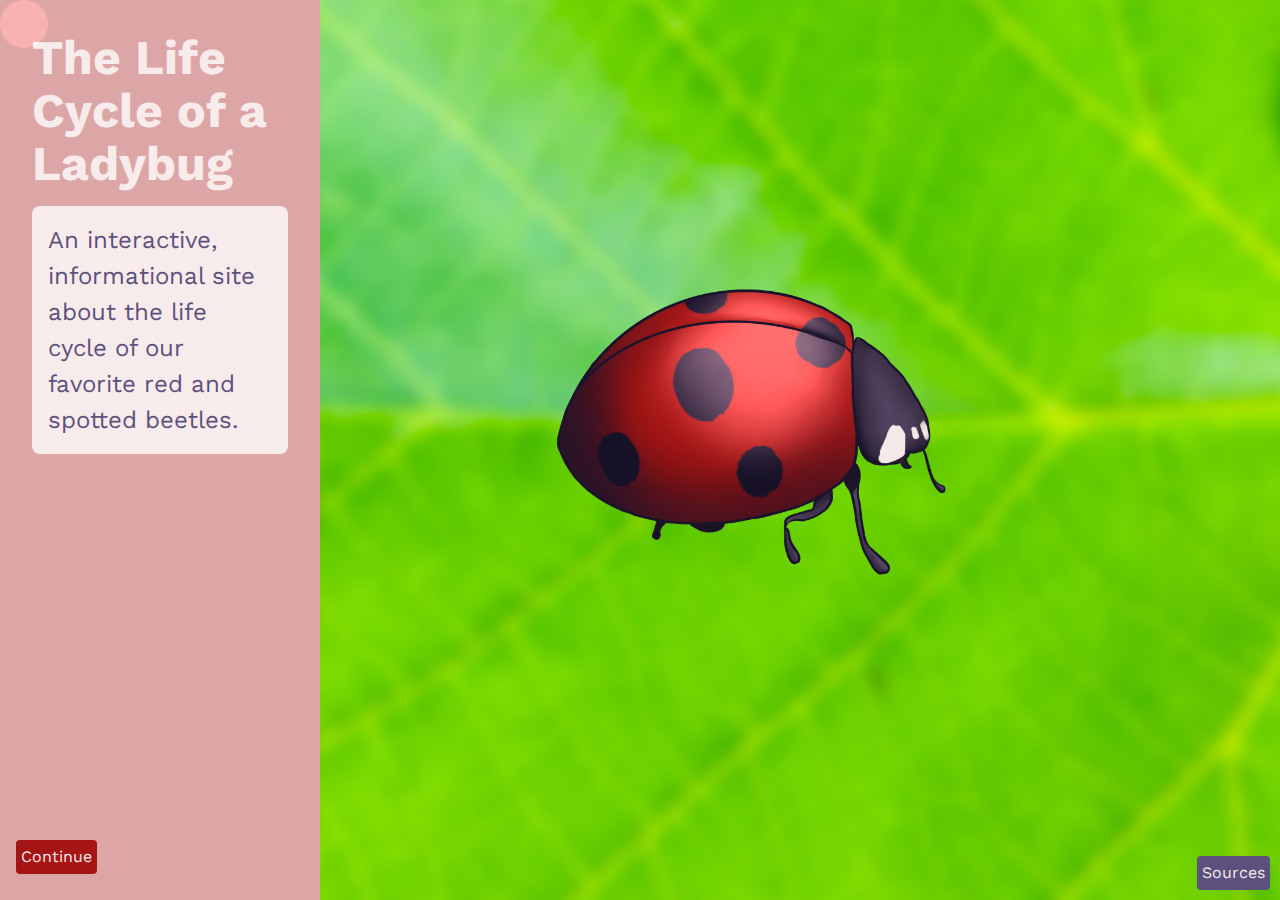
<file: index.html>
<!DOCTYPE html>
<html lang="en">
  <head>
    <meta charset="UTF-8" />
    <meta http-equiv="X-UA-Compatible" content="IE=edge" />
    <meta name="viewport" content="width=device-width, initial-scale=1.0" />
    <link rel="stylesheet" href="./css/reset.css" />
    <link rel="stylesheet" href="./css/main.css" />
    <script src="./js/main.js" defer></script>
    <link rel="preconnect" href="https://fonts.googleapis.com" />
    <link rel="preconnect" href="https://fonts.gstatic.com" crossorigin />
    <link
      href="https://fonts.googleapis.com/css2?family=Work+Sans:wght@800&display=swap"
      rel="stylesheet"
    />
    <title>Life Cycle of a Ladybug</title>
  </head>
  <div class="ladybug_cursor" id="cursor_space"></div>
  <body>
    <!--- Card Introduction --->
    <div class="active slide">
      <div class="ladybug_cycle_info">
        <ladybug_intro_text onload="typewriter">
          <h1>The Life Cycle of a Ladybug</h1>
          <p id="ladybug_intro_text">
            An interactive, informational site about the life cycle of our
            favorite red and spotted beetles.
          </p>
        </ladybug_intro_text>
      </div>

      <div>
        <img
          class="ladybug_first_pic"
          src="./ladybug_cycle_assets/ladybug_og_art.png"
          alt="red mature
      ladybug"
          width="3300"
          height="2400"
        />
      </div>
    </div>

    <!--Hatching Card-->
    <div class="slide">
      <div class="ladybug_cycle_info">
        <p id="hatching_text">
          Ladybugs start off hatching from eggs in the form of larvae
        </p>
        <h2>click the image to hatch the egg</h2>
      </div>

      <div class="action_image">
        <img
          class="ladybug_eggs"
          src="ladybug_cycle_assets/eggs_art.PNG"
          alt="yellow ladybug eggs"
          width="3300"
          height="2400"
        />
      </div>

      <div class="completed_image">
        <img
          class="ladybug_eggs"
          src="ladybug_cycle_assets/hatched_eggs_art.PNG"
          alt="yellow ladybug eggs"
          width="3300"
          height="2400"
        />
      </div>
    </div>
    <!-- append hatching process here -->

    <!-- Eating Aphids Card -->
    <div class="slide">
      <div class="ladybug_cycle_info">
        <p>
          They may eat the leftover fertilized eggs, but will then spend most of
          their eating other bugs, like aphids, scale insects, mites, etc.
        </p>
        <h2>click the image to eat the aphid</h2>
      </div>

      <div class="action_image">
        <img
          class="ladybug_larvae"
          src="ladybug_cycle_assets/larvae_and_aphid.PNG"
          alt="ladybug larvae"
          width="3300"
          height="2400"
        />
      </div>

      <div class="completed_image">
        <img
          class="ladybug_eggs"
          src="ladybug_cycle_assets/larvae_eats_aphid.PNG"
          alt="yellow ladybug eggs"
          width="3300"
          height="2400"
        />
      </div>
    </div>

    <!-- Pupae Card -->
    <div class="slide">
      <div class="ladybug_cycle_info">
        <p>
          They also shed their skin many times before becoming a pupae. There,
          the ladybug larvae will mature into adults.
        </p>
        <h2>click the image to turn into a pupae</h2>
      </div>

      <div class="action_image">
        <img
          class="ladybug_larvae"
          src="ladybug_cycle_assets/ladybug_larvae.PNG"
          alt="ladybug larvae"
          width="3300"
          height="2400"
        />
      </div>

      <div class="completed_image">
        <img
          class="ladybug_eggs"
          src="ladybug_cycle_assets/ladybug_pupae_art.PNG"
          alt="yellow ladybug eggs"
          width="3300"
          height="2400"
        />
      </div>
    </div>
    <!-- append shedding process here -->

    <!-- Shell Color Change Card -->
    <div class="slide">
      <div class="ladybug_cycle_info">
        <p>
          When they first hatch, their shells are pale orange and fade into
          bright red over time.
        </p>
        <h2>click the image to change the shell color</h2>
      </div>

      <div class="action_image">
        <img
          class="color_change_pic"
          src="ladybug_cycle_assets/orange_ladybug.PNG"
          alt="ladybug with an orange shell"
          width="3300"
          height="2400"
        />
      </div>

      <div class="completed_image">
        <img
          class="ladybug_eggs"
          src="ladybug_cycle_assets/ladybug_og_art.png"
          alt="yellow ladybug eggs"
          width="3300"
          height="2400"
        />
      </div>
    </div>
    <!-- append color change here -->

    <!-- Hibernation Card -->
    <div class="slide">
      <div class="ladybug_cycle_info">
        <p>
          In the winter, ladybugs undergo diapause, a method of hibernation,
          during the winter months. Once they find a warm, safe environment,
          they can regulate their body temperature and live off their own energy
          reserves.
        </p>
        <h2>click the image to hibernate</h2>
      </div>

      <div class="action_image">
        <img
          class="hibernate_pic"
          src="ladybug_cycle_assets/ladybug_og_art.png"
          alt="ladybug falling asleep"
          width="3300"
          height="2400"
        />
      </div>

      <div class="completed_image">
        <img
          class="ladybug_eggs"
          src="ladybug_cycle_assets/ladybug_asleep.GIF"
          alt="yellow ladybug eggs"
          width="3300"
          height="2400"
        />
      </div>
    </div>

    <!-- Spring Card -->
    <div class="slide">
      <div class="ladybug_cycle_info">
        <p>
          In the spring, they exit hibernation and begin searching for a mate to
          start over the process again.
        </p>
        <h2>the end! start over or check out the sources below</h2>
      </div>

      <div class="action_image">
        <img
          class="ladybugs_find_love"
          src="ladybug_cycle_assets/ladybug_about_to_mate.PNG"
          alt="ladybugs about to mate"
          width="3300"
          height="2400"
        />
      </div>

      <div class="completed_image">
        <img
          class="ladybug_eggs"
          src="ladybug_cycle_assets/ladybugs_with_heart.PNG"
          alt="yellow ladybug eggs"
          width="3300"
          height="2400"
        />
      </div>
    </div>
    <!-- end slide
    <div class="slide">
      <div class="ladybug_cycle_info">
        <p>
          And that is the life cycle of a ladybug! Refresh to start again, or visit the sources.
        </p>
        <img src="./ladybug_cycle_assets/ladybug_end.gif"/>
      </div> -->

    <!-- buttons -->
    <div class="button_area">
      <button id="slide-next" class="continue_button">Continue</button>
    </div>

    <!-- Sources -->
    <button class="sourcebutton" id="sourcebutton">Sources</button>
    <aside>
      <div>
        <p>
          <a href="https://www.youtube.com/watch?v=ws_D5nXOAJg" target="_blank"
            >The Stunning Life Cycle Of A Ladybug | The Dodo</a
          >
        </p>
        <p>
          <a
            href="https://dontgivepestsachance.com/what-to-know-about-ladybugs-in-your-home-this-winter/"
            target="_blank"
            >What to Know About Ladybugs in Your Home</a
          >
        </p>
        <p>
          <a
            href="https://www.thoughtco.com/the-life-cycle-of-ladybugs-1968141"
            target="_blank"
            >The Life Cycle of Ladybugs | Thought Co</a
          >
        </p>
        <p>
          <a
            href="https://a-z-animals.com/animals/ladybug/#:~:text=Ladybug%20Species%2C%20Types%2C%20and%20Scientific%20Name&text=Coccinellidae%20comes%20from%20a%20Latin,insect%20%E2%80%9COur%20Lady's%20bird.%E2%80%9D"
            target="_blank"
            >A-Z Animals Ladybug Species</a
          >
        </p>
      </div>
    </aside>
  </body>
</html>
</file>
<file: css/main.css>
/* Decent Defaults */

img,
video {
  width: 100%;
  height: auto;
}
/* Variables */
:root {
  --ladybug-red: #a51515;
  --ladybug-pink: #dda6a6;
  --ladybug-white: #f8ebeb;
  --ladybug-black: #5c517e;

  --mobile-h1-fontsize: 2.5rem;
  --mobile-h2-fontsize: 1.5rem;
  --mobile-p-fontsize: 1rem;
  --mobile-button-text-fontsize: 0.75rem;

  --desktop-h1-fontsize: 3rem;
  --desktop-h2-fontsize: 2.5rem;
  --desktop-p-fontsize: 1.5rem;
  --desktop-button-text-fontsize: 1rem;
}

/* Fonts */
h1,
h2,
p,
button {
  font-family: "Work Sans", sans-serif;
}
h1 {
  color: var(--ladybug-white);
  line-height: 1.1;
  grid-column-start: 2;
  margin: 0 0 1rem 0;
}

h2 {
  color: var(--ladybug-white);
  line-height: 1.1;
  padding: 1rem;
}

p {
  color: var(--ladybug-black);
  line-height: 1.5;
}
body {
  background-image: url("../ladybug_cycle_assets/leaf_background_site.png");
  background-color: #cccccc;
  background-repeat: no-repeat;
  background-size: cover;
}
/* Cursor */

.ladybug_cursor {
  z-index: 4;
  position: absolute;
  background: var(--ladybug-red);
  border-radius: 5rem;
  mix-blend-mode: color-dodge;
  opacity: 80%;
  width: 3rem;
  height: 3rem;
  top: 0;
  left: 0;
}

/* Layout */
.button_area {
  display: flex;
  gap: 2rem;
  padding: 1rem;
  padding-top: 1rem;
  z-index: 2;
  position: absolute;
  bottom: 10px;
}
button {
  background-color: var(--ladybug-red);
  color: var(--ladybug-white);
  border: none;
  text-align: center;
  border-radius: 0.25rem;
  padding: 0.3rem;
}

button:hover {
  background-color: var(--ladybug-black);
  color: var(--ladybug-pink);
  cursor: pointer;
}

.ladybug_cycle_info p {
  background-color: var(--ladybug-white);
  border-radius: 0.5rem;
  padding: 1rem;
}

.ladybug_cycle_info {
  padding: 2rem;
  background-color: var(--ladybug-pink);
}
.slide {
  opacity: 0;
  transition: all 300ms;
  justify-content: center;
  align-items: center;
  position: fixed;
}

.slide.active {
  opacity: 1;
  z-index: 1;
}

button {
  font-family: "Work Sans", sans-serif;
}

aside {
  display: none;
  background: var(--ladybug-black);
  opacity: 90%;
  background-blend-mode: multiply;
  position: fixed;
  inset: 0;
}

aside > div {
  background: white;
  max-width: 75ch;
  margin: 1rem;
  padding: 1rem 2rem;
  border-radius: 0.5rem;
}

aside.active {
  display: flex;
  align-items: center;
  justify-content: center;
  z-index: 4;
}

.sourcebutton {
  background-color: var(--ladybug-black);
  position: absolute;
  bottom: 10px;
  right: 10px;
  z-index: 3;
}

a:visited {
  color: var(--ladybug-black);
}
a:hover {
  color: var(--ladybug-pink);
}

.completed_image {
  display: none;
}
.completed-action .completed_image {
  display: flex;
}
.completed-action .action_image {
  display: none;
}

/* Mobile only */
@media (max-width: 54.9375em) {
  h1 {
    font-size: var(--mobile-h1-fontsize);
  }
  h2 {
    font-size: var(--mobile-h2-fontsize);
  }
  p {
    font-size: var(--mobile-p-fontsize);
  }
  button {
    font-size: var(--mobile-button-text-fontsize);
  }
  .button_area {
    max-height: 100px;
    padding-bottom: 1rem;
    z-index: 2;
  }
}

/* Desktop only */
@media (min-width: 55em) {
  h1 {
    font-size: var(--desktop-h1-fontsize);
  }
  h2 {
    font-size: var(--desktop-h2-fontsize);
  }
  p {
    font-size: var(--desktop-p-fontsize);
  }
  button {
    font-size: var(--desktop-button-text-fontsize);
  }

  .ladybug_cycle_info {
    max-width: 20em;
    min-height: 100vh;
    min-width: 20em;
  }
  .slide {
    display: flex;
  }
  .ladybug_cycle_info p {
    max-height: 20em;
    overflow: scroll;
  }
}
</file>
